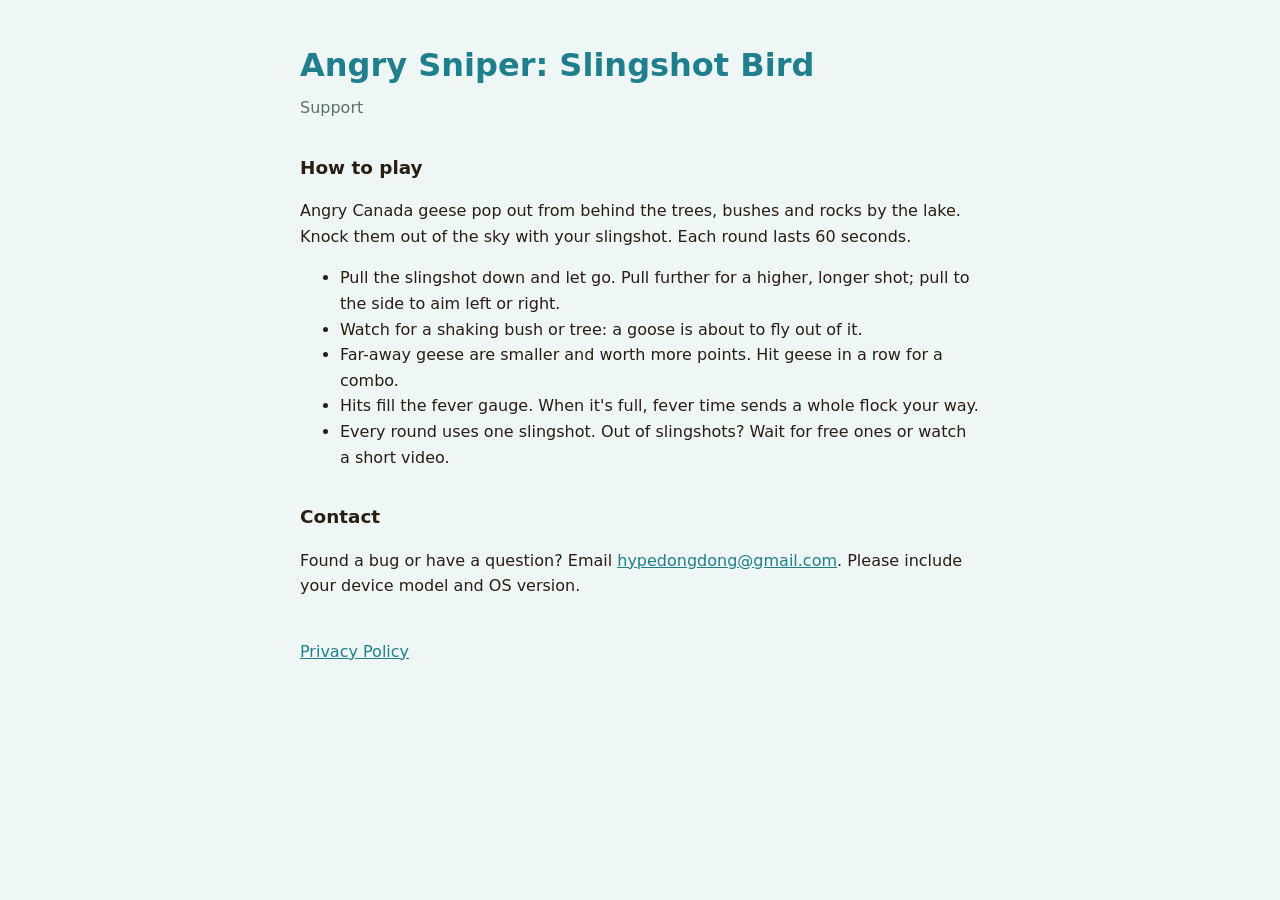
<file: index.html>
<!DOCTYPE html>
<html lang="en">
<head>
  <meta charset="UTF-8">
  <meta name="viewport" content="width=device-width, initial-scale=1">
  <title>Support – Angry Sniper: Slingshot Bird</title>
  <link rel="stylesheet" href="site.css">
</head>
<body>
  <main>
    <h1>Angry Sniper: Slingshot Bird</h1>
    <p class="meta">Support</p>

    <h2>How to play</h2>
    <p>Angry Canada geese pop out from behind the trees, bushes and rocks by the lake. Knock them out of the sky with your slingshot. Each round lasts 60 seconds.</p>
    <ul>
      <li>Pull the slingshot down and let go. Pull further for a higher, longer shot; pull to the side to aim left or right.</li>
      <li>Watch for a shaking bush or tree: a goose is about to fly out of it.</li>
      <li>Far-away geese are smaller and worth more points. Hit geese in a row for a combo.</li>
      <li>Hits fill the fever gauge. When it's full, fever time sends a whole flock your way.</li>
      <li>Every round uses one slingshot. Out of slingshots? Wait for free ones or watch a short video.</li>
    </ul>

    <h2>Contact</h2>
    <p>Found a bug or have a question? Email <a href="mailto:hypedongdong@gmail.com">hypedongdong@gmail.com</a>. Please include your device model and OS version.</p>

    <p class="back"><a href="privacy.html">Privacy Policy</a></p>
  </main>
</body>
</html>
</file>
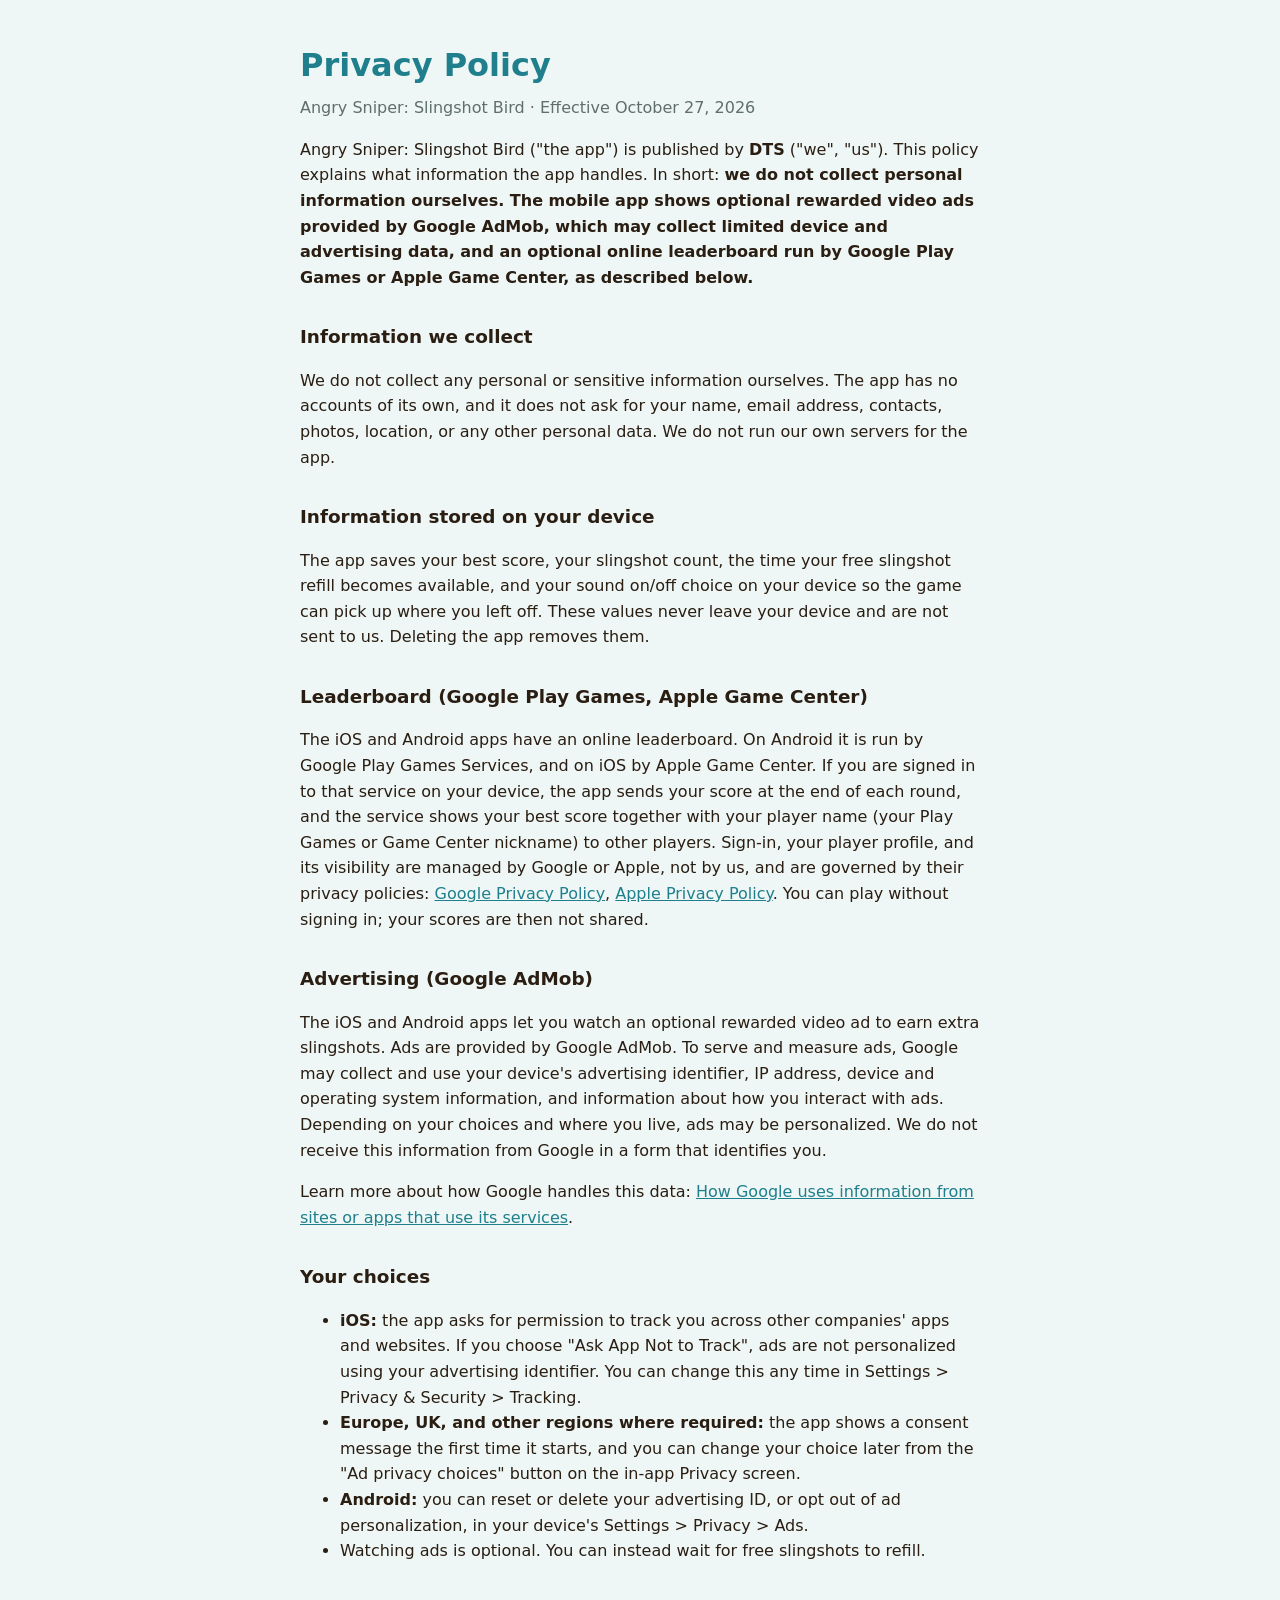
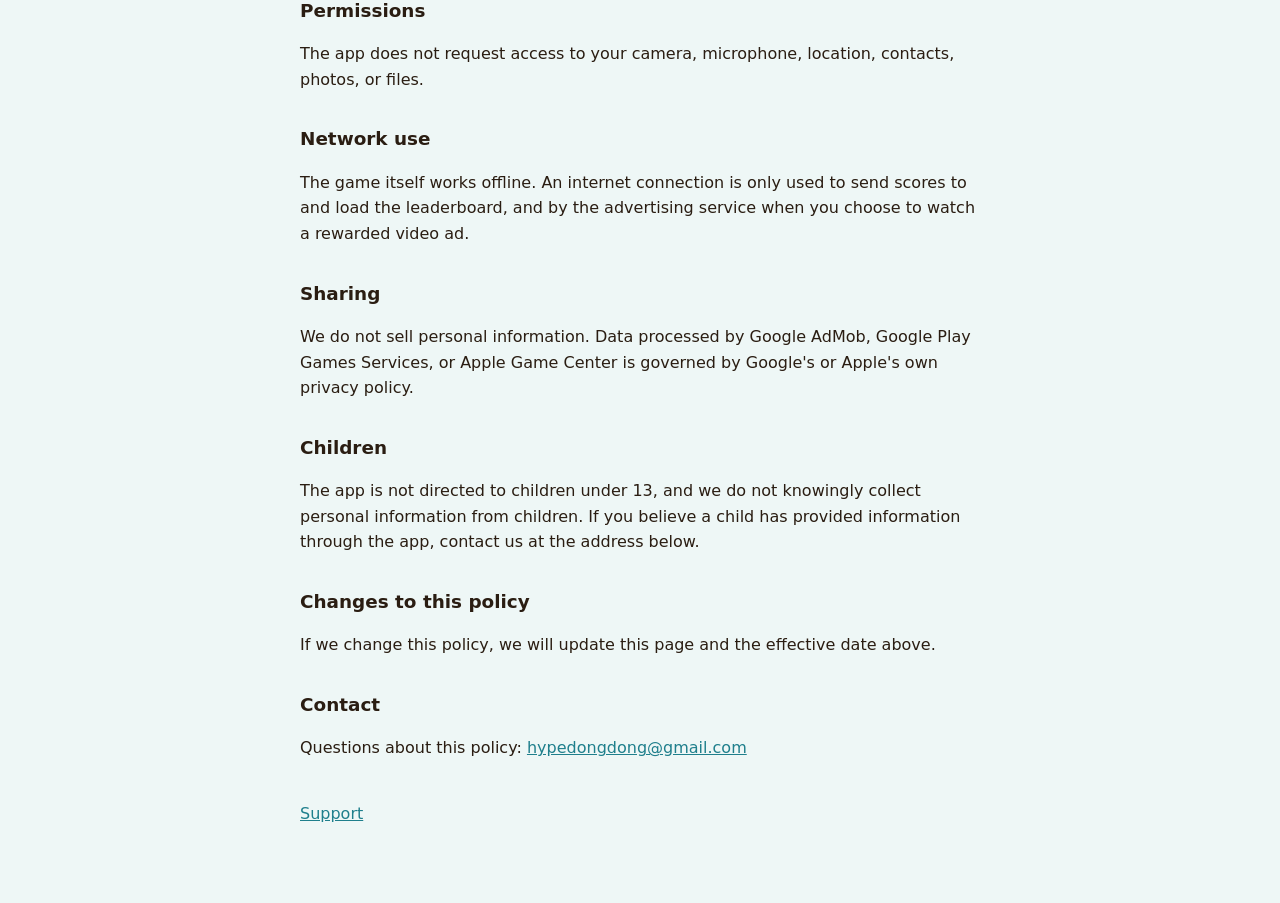
<file: privacy.html>
<!DOCTYPE html>
<html lang="en">
<head>
  <meta charset="UTF-8">
  <meta name="viewport" content="width=device-width, initial-scale=1">
  <title>Privacy Policy – Angry Sniper: Slingshot Bird</title>
  <link rel="stylesheet" href="site.css">
</head>
<body>
  <main>
    <h1>Privacy Policy</h1>
    <p class="meta">Angry Sniper: Slingshot Bird · Effective October 27, 2026</p>

    <p>Angry Sniper: Slingshot Bird ("the app") is published by <strong>DTS</strong> ("we", "us"). This policy explains what information the app handles. In short: <strong>we do not collect personal information ourselves. The mobile app shows optional rewarded video ads provided by Google AdMob, which may collect limited device and advertising data, and an optional online leaderboard run by Google Play Games or Apple Game Center, as described below.</strong></p>

    <h2>Information we collect</h2>
    <p>We do not collect any personal or sensitive information ourselves. The app has no accounts of its own, and it does not ask for your name, email address, contacts, photos, location, or any other personal data. We do not run our own servers for the app.</p>

    <h2>Information stored on your device</h2>
    <p>The app saves your best score, your slingshot count, the time your free slingshot refill becomes available, and your sound on/off choice on your device so the game can pick up where you left off. These values never leave your device and are not sent to us. Deleting the app removes them.</p>

    <h2>Leaderboard (Google Play Games, Apple Game Center)</h2>
    <p>The iOS and Android apps have an online leaderboard. On Android it is run by Google Play Games Services, and on iOS by Apple Game Center. If you are signed in to that service on your device, the app sends your score at the end of each round, and the service shows your best score together with your player name (your Play Games or Game Center nickname) to other players. Sign-in, your player profile, and its visibility are managed by Google or Apple, not by us, and are governed by their privacy policies: <a href="https://policies.google.com/privacy">Google Privacy Policy</a>, <a href="https://www.apple.com/legal/privacy/">Apple Privacy Policy</a>. You can play without signing in; your scores are then not shared.</p>

    <h2>Advertising (Google AdMob)</h2>
    <p>The iOS and Android apps let you watch an optional rewarded video ad to earn extra slingshots. Ads are provided by Google AdMob. To serve and measure ads, Google may collect and use your device's advertising identifier, IP address, device and operating system information, and information about how you interact with ads. Depending on your choices and where you live, ads may be personalized. We do not receive this information from Google in a form that identifies you.</p>
    <p>Learn more about how Google handles this data: <a href="https://policies.google.com/technologies/partner-sites">How Google uses information from sites or apps that use its services</a>.</p>

    <h2>Your choices</h2>
    <ul>
      <li><strong>iOS:</strong> the app asks for permission to track you across other companies' apps and websites. If you choose "Ask App Not to Track", ads are not personalized using your advertising identifier. You can change this any time in Settings &gt; Privacy &amp; Security &gt; Tracking.</li>
      <li><strong>Europe, UK, and other regions where required:</strong> the app shows a consent message the first time it starts, and you can change your choice later from the "Ad privacy choices" button on the in-app Privacy screen.</li>
      <li><strong>Android:</strong> you can reset or delete your advertising ID, or opt out of ad personalization, in your device's Settings &gt; Privacy &gt; Ads.</li>
      <li>Watching ads is optional. You can instead wait for free slingshots to refill.</li>
    </ul>

    <h2>Permissions</h2>
    <p>The app does not request access to your camera, microphone, location, contacts, photos, or files.</p>

    <h2>Network use</h2>
    <p>The game itself works offline. An internet connection is only used to send scores to and load the leaderboard, and by the advertising service when you choose to watch a rewarded video ad.</p>

    <h2>Sharing</h2>
    <p>We do not sell personal information. Data processed by Google AdMob, Google Play Games Services, or Apple Game Center is governed by Google's or Apple's own privacy policy.</p>

    <h2>Children</h2>
    <p>The app is not directed to children under 13, and we do not knowingly collect personal information from children. If you believe a child has provided information through the app, contact us at the address below.</p>

    <h2>Changes to this policy</h2>
    <p>If we change this policy, we will update this page and the effective date above.</p>

    <h2>Contact</h2>
    <p>Questions about this policy: <a href="mailto:hypedongdong@gmail.com">hypedongdong@gmail.com</a></p>

    <p class="back"><a href="index.html">Support</a></p>
  </main>
</body>
</html>
</file>
<file: site.css>
body {
  margin: 0;
  background: #eef7f6;
  color: #2a1d12;
  font: 16px/1.6 system-ui, -apple-system, "Segoe UI", Roboto, Arial, sans-serif;
}

main {
  max-width: 680px;
  margin: 0 auto;
  padding: 40px 20px 60px;
}

h1 {
  margin: 0;
  color: #1f7f8c;
}

h2 {
  margin-top: 32px;
  font-size: 1.15rem;
}

.meta {
  margin-top: 4px;
  color: #5f6f6a;
}

a {
  color: #1f7f8c;
}

.back {
  margin-top: 40px;
}
</file>
